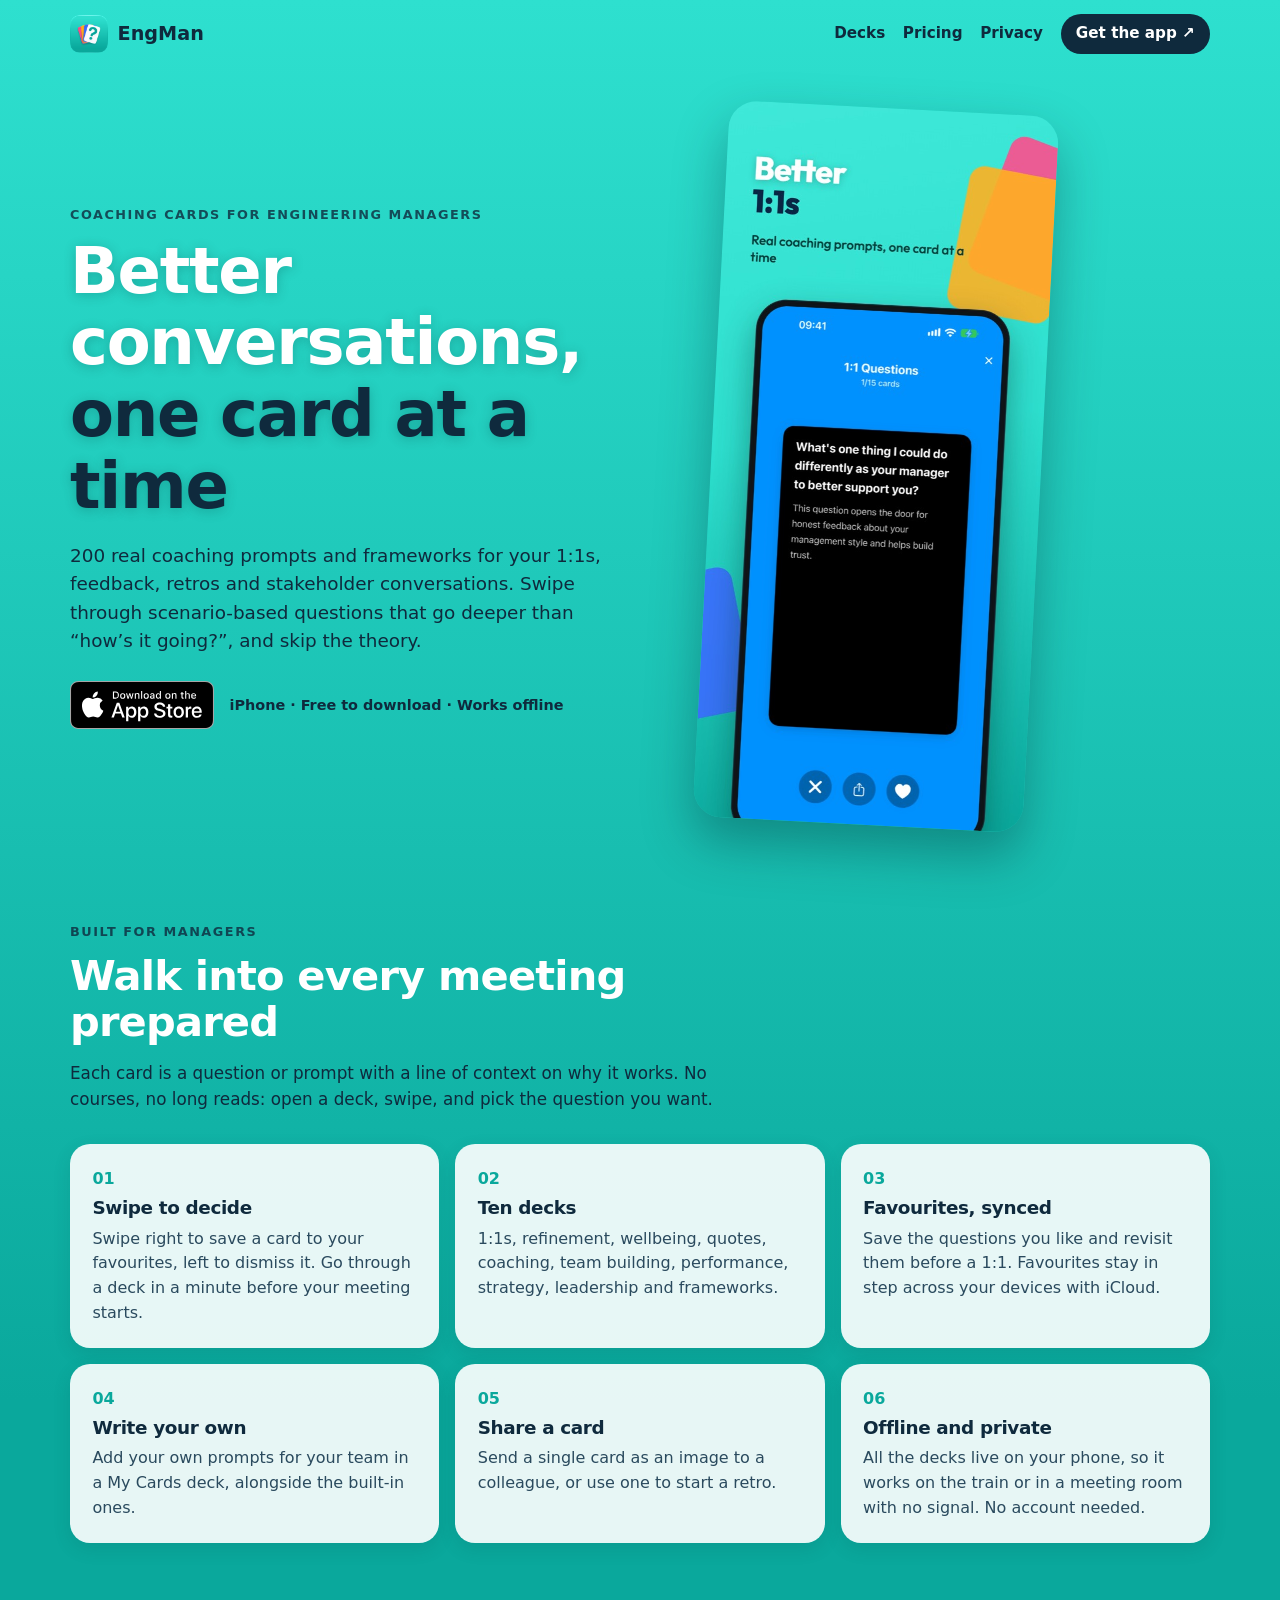
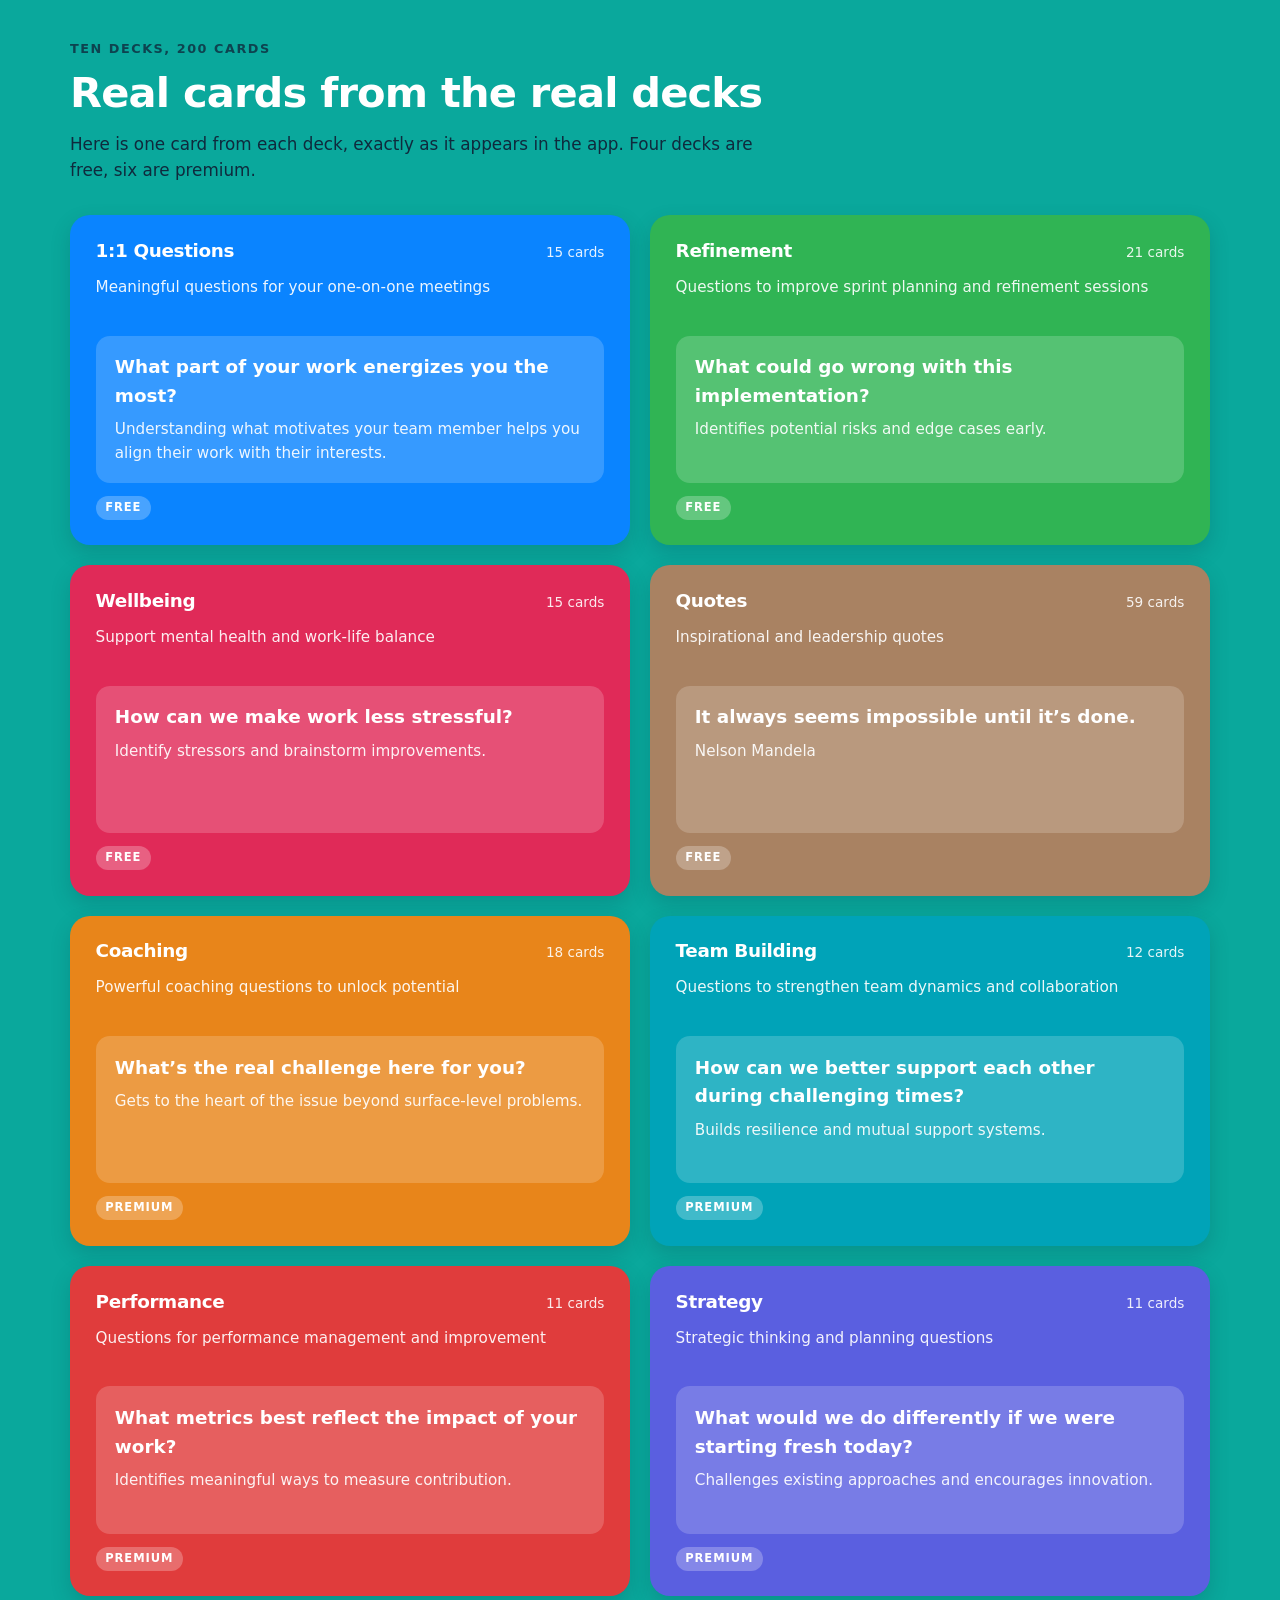
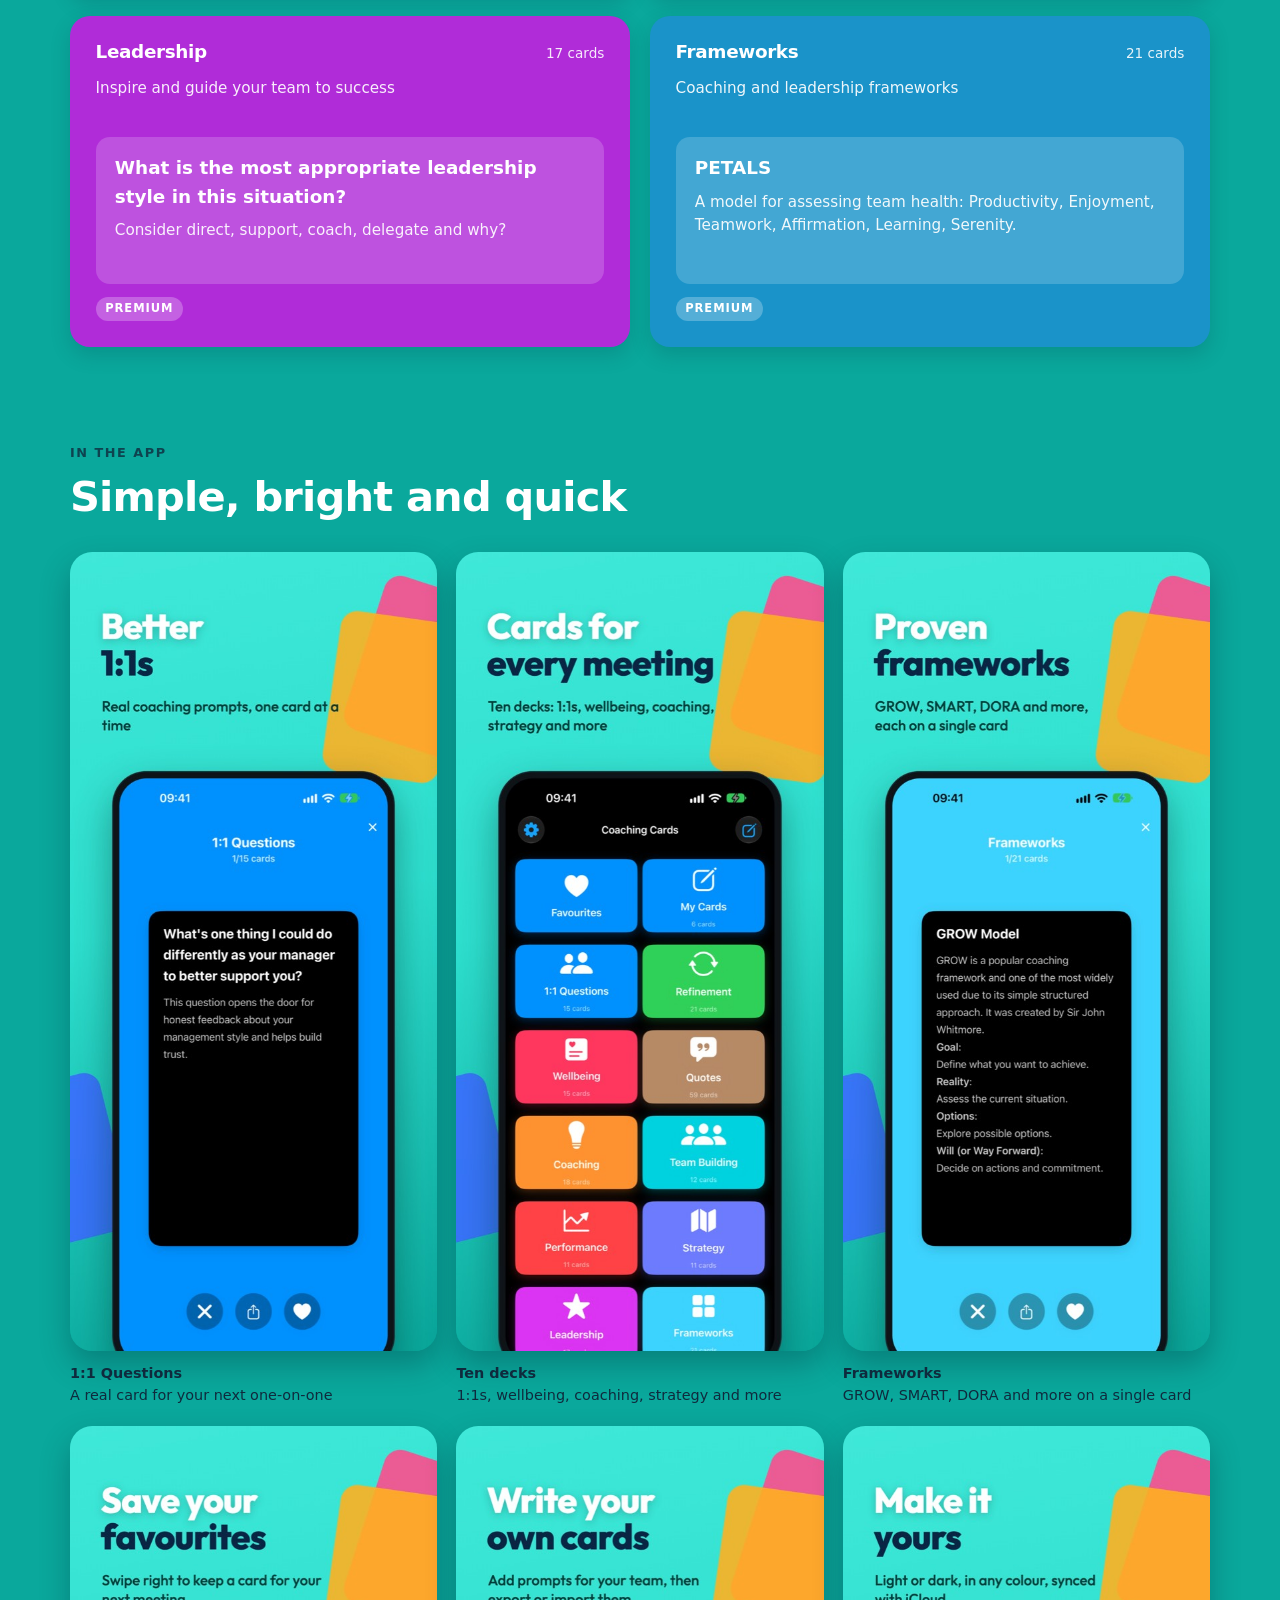
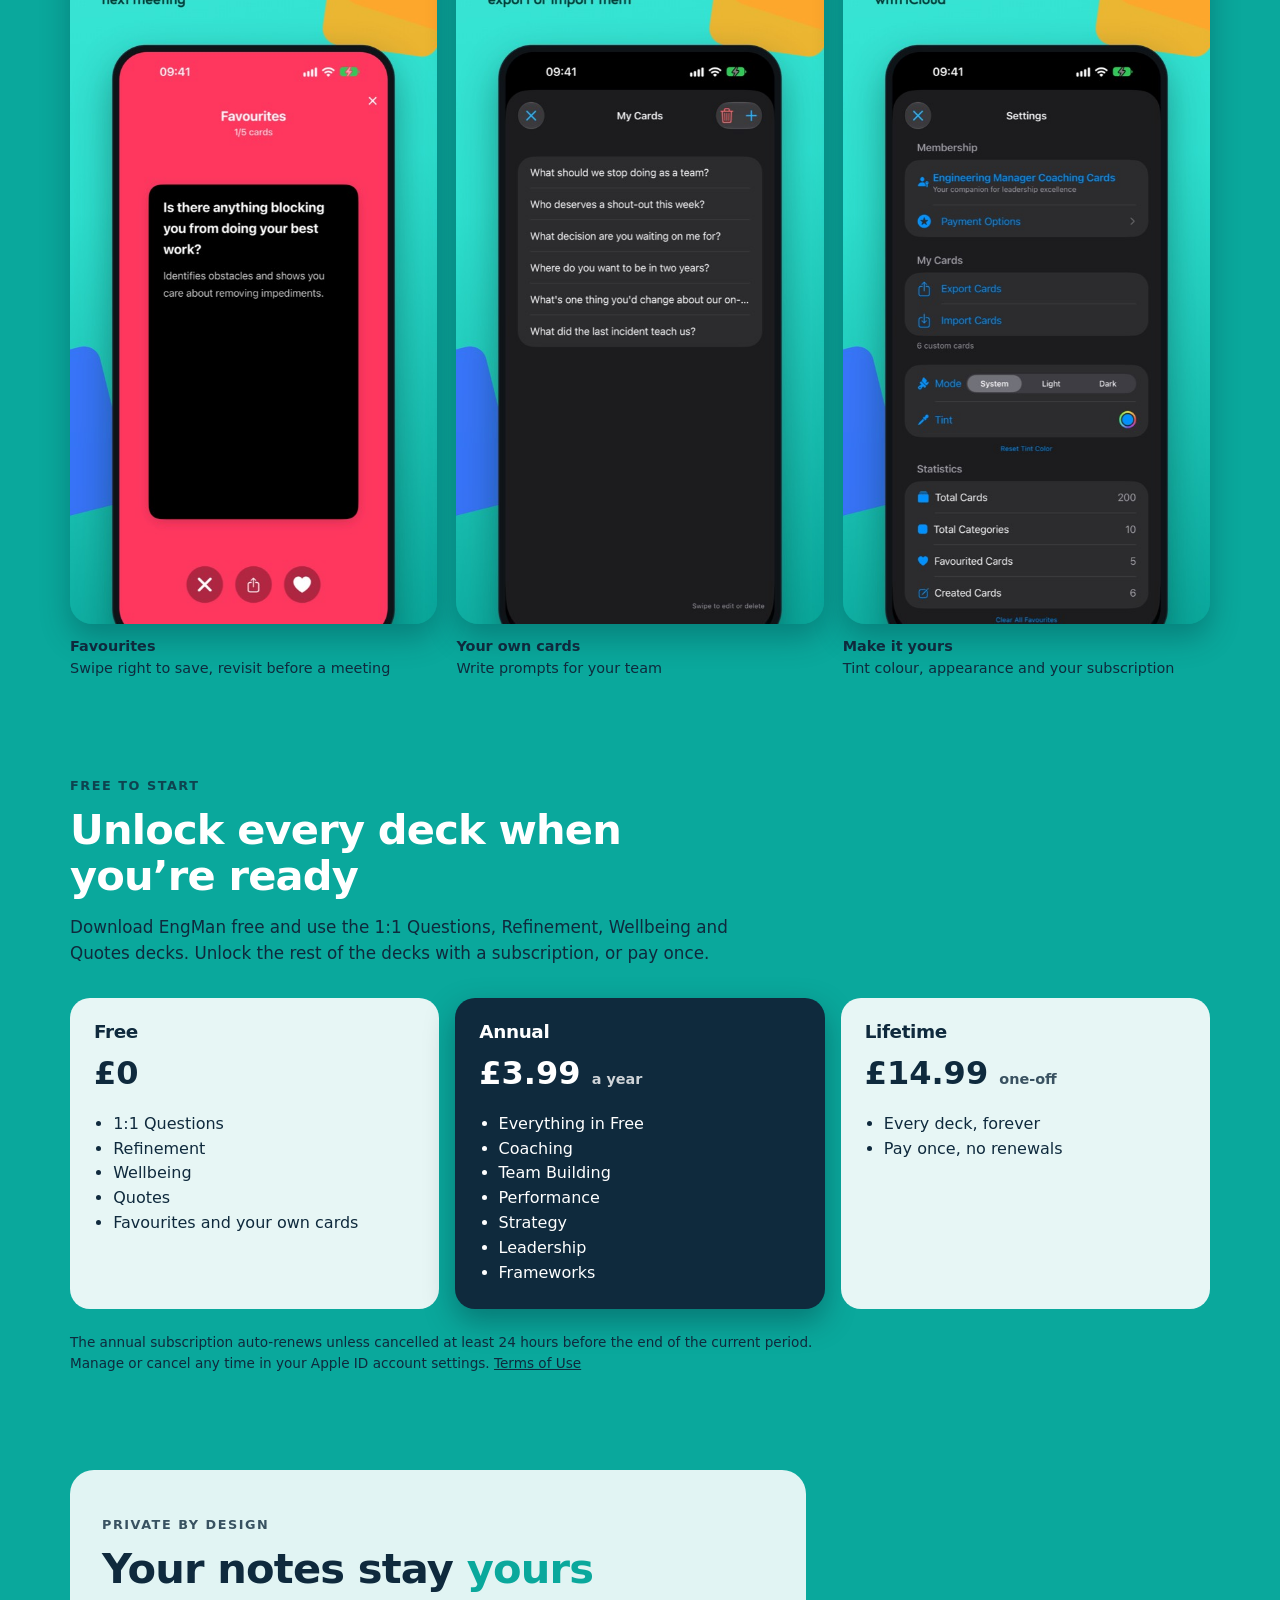
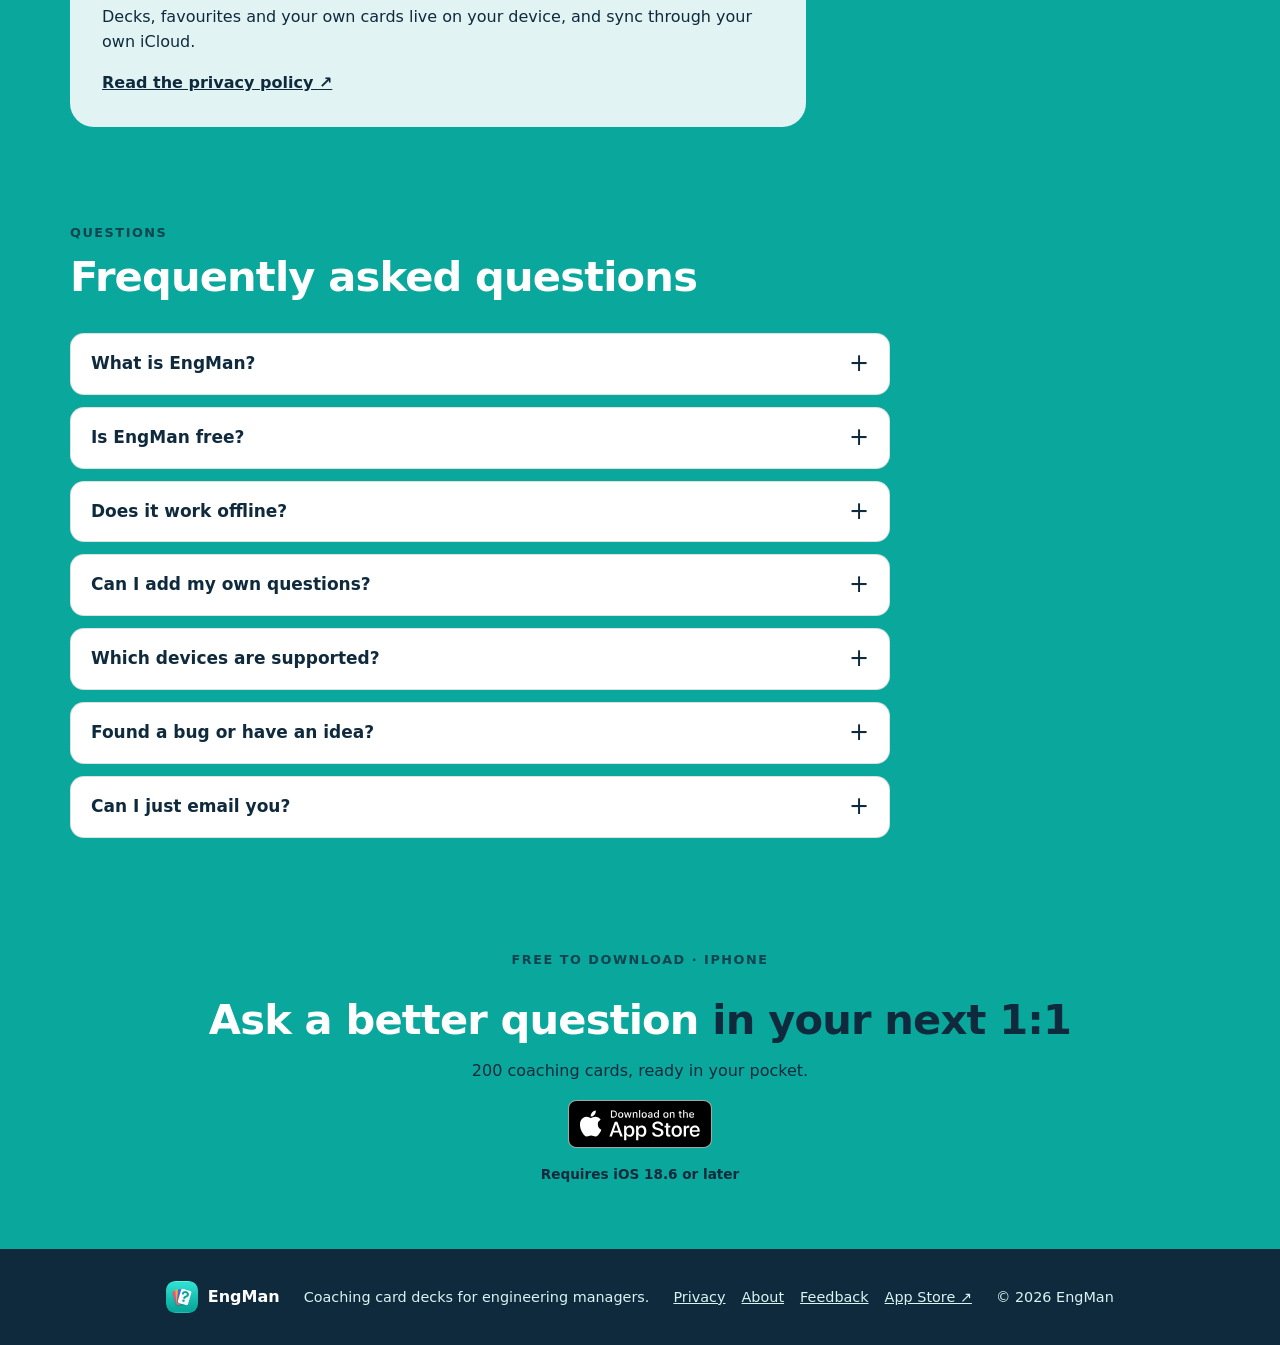
<file: index.html>
<!doctype html>
<html lang="en-GB">

  <head>
    <meta charset="utf-8">
    <meta name="viewport" content="width=device-width, initial-scale=1">
    <meta name="theme-color" content="#1FC9BA">
    <meta name="apple-itunes-app" content="app-id=6747295473">
    <meta name="description"
      content="200 coaching cards for engineering managers: prompts and frameworks for 1:1s, feedback, retros and stakeholders. Free to start, and works offline.">
    <meta name="author" content="thechelsuk">
    <meta name="robots" content="index, follow, max-image-preview:large, max-snippet:-1">
    <link rel="canonical" href="https://engman.thechels.uk/">
    <meta property="og:type" content="website">
    <meta property="og:site_name" content="EngMan">
    <meta property="og:locale" content="en_GB">
    <meta property="og:url" content="https://engman.thechels.uk/">
    <meta property="og:title" content="EngMan: Coaching card decks for engineering managers">
    <meta property="og:description"
      content="200 coaching cards for engineering managers: prompts and frameworks for 1:1s, feedback, retros and stakeholders. Free decks to start, premium decks for Strategy, Leadership, Performance and Team Building. Works offline.">
    <meta property="og:image" content="https://engman.thechels.uk/images/og-image.png">
    <meta property="og:image:width" content="1200">
    <meta property="og:image:height" content="630">
    <meta property="og:image:alt"
      content="EngMan: coaching card decks shown with the app icon on a turquoise background">
    <meta name="twitter:card" content="summary_large_image">
    <meta name="twitter:title" content="EngMan: Coaching card decks for engineering managers">
    <meta name="twitter:description"
      content="200 coaching cards for engineering managers: prompts and frameworks for 1:1s, feedback and retros. Works offline.">
    <meta name="twitter:image" content="https://engman.thechels.uk/images/og-image.png">
    <meta name="twitter:image:alt"
      content="EngMan: coaching card decks shown with the app icon on a turquoise background">
    <title>EngMan: Coaching card decks for engineering managers</title>
    <link rel="icon" href="/favicon.ico" sizes="16x16 32x32 48x48">
    <link rel="icon" href="images/engman-icon.png" type="image/png">
    <link rel="apple-touch-icon" href="images/engman-icon.png">
    <link rel="stylesheet" href="styles.css">
    <script src="https://analytics.ahrefs.com/analytics.js" data-key="i9FSFAekQuon/3aaoIMCZg" async></script>
    <script type="application/ld+json">
      {
        "@context": "https://schema.org",
        "@graph": [
          {
            "@type": "Person",
            "@id": "https://thechels.uk/#person",
            "name": "Mat Benfield",
            "alternateName": "thechelsuk",
            "url": "https://thechels.uk/",
            "sameAs": [
              "https://links.thechels.uk/",
              "https://github.com/thechelsuk",
              "https://apps.apple.com/gb/developer/mat-benfield/id1818791310"
            ]
          },
          {
            "@type": "WebSite",
            "@id": "https://engman.thechels.uk/#website",
            "url": "https://engman.thechels.uk/",
            "name": "EngMan",
            "inLanguage": "en-GB",
            "publisher": {
              "@id": "https://thechels.uk/#person"
            }
          },
          {
            "@type": "MobileApplication",
            "@id": "https://engman.thechels.uk/#app",
            "name": "EngMan",
            "alternateName": "EngMan: EM Coaching Cards",
            "operatingSystem": "iOS 18.6 or later",
            "applicationCategory": "BusinessApplication",
            "url": "https://engman.thechels.uk/",
            "image": "https://engman.thechels.uk/images/engman-icon.png",
            "screenshot": "https://engman.thechels.uk/images/shot-02-browse.jpg",
            "downloadUrl": "https://apps.apple.com/gb/app/engman-em-coaching-cards/id6747295473?pt=127889770&ct=marketing&mt=8",
            "description": "200 coaching cards for engineering managers: prompts and frameworks for 1:1s, feedback, retros and stakeholders. Free decks to start, premium decks for Strategy, Leadership, Performance and Team Building. Works offline.",
            "offers": {
              "@type": "Offer",
              "price": "0",
              "priceCurrency": "GBP",
              "description": "Free to download. Optional annual subscription (£3.99 per year) or lifetime access (£14.99 one-off) unlocks every deck."
            },
            "inLanguage": "en-GB",
            "featureList": [
              "200 coaching cards across ten decks",
              "Swipe right to save favourites, left to dismiss",
              "Favourites sync with iCloud",
              "Write your own cards in a My Cards deck",
              "Share a card as an image",
              "Works offline"
            ],
            "author": {
              "@id": "https://thechels.uk/#person"
            },
            "publisher": {
              "@id": "https://thechels.uk/#person"
            }
          },
          {
            "@type": "FAQPage",
            "@id": "https://engman.thechels.uk/#faq",
            "mainEntity": [
              {
                "@type": "Question",
                "name": "What is EngMan?",
                "acceptedAnswer": {
                  "@type": "Answer",
                  "text": "EngMan is a deck of 200 coaching cards for engineering managers: questions, prompts and frameworks for 1:1s, refinement, wellbeing, coaching, team building, performance, strategy and leadership."
                }
              },
              {
                "@type": "Question",
                "name": "Is EngMan free?",
                "acceptedAnswer": {
                  "@type": "Answer",
                  "text": "Yes. Download it free and use the 1:1 Questions, Refinement, Wellbeing and Quotes decks. The other six decks unlock with an annual subscription at £3.99 a year, or lifetime access for £14.99."
                }
              },
              {
                "@type": "Question",
                "name": "Does it work offline?",
                "acceptedAnswer": {
                  "@type": "Answer",
                  "text": "Yes. All the decks live on your phone, so it works with no signal. No account is needed."
                }
              },
              {
                "@type": "Question",
                "name": "Can I add my own questions?",
                "acceptedAnswer": {
                  "@type": "Answer",
                  "text": "Yes. Write your own prompts in the My Cards deck, alongside the built-in decks."
                }
              },
              {
                "@type": "Question",
                "name": "Which devices are supported?",
                "acceptedAnswer": {
                  "@type": "Answer",
                  "text": "iPhone running iOS 18.6 or later."
                }
              },
              {
                "@type": "Question",
                "name": "Found a bug or have an idea?",
                "acceptedAnswer": {
                  "@type": "Answer",
                  "text": "Tell me on GitHub: raise an issue at https://github.com/thechelsuk/uk.thechels.engman/issues/new/choose and choose the form for a bug, a feature request, a question or general feedback. You'll need a free GitHub account."
                }
              },
              {
                "@type": "Question",
                "name": "Can I just email you?",
                "acceptedAnswer": {
                  "@type": "Answer",
                  "text": "Yes. Email feedback@thechels.uk with EngMan in the subject."
                }
              }
            ]
          }
        ]
      }
    </script>
    <link rel="webmention" href="https://webmention.io/thechels.uk/webmention" />
  </head>

  <body>
    <header class="site-header">
      <a class="brand" href="#top" aria-label="EngMan home">
        <img src="images/engman-icon.png" alt="" width="38" height="38">
        <span>EngMan</span>
      </a>
      <nav class="header-links" aria-label="Main navigation">
        <a href="#decks">Decks</a>
        <a href="#pricing">Pricing</a>
        <a href="https://thechels.uk/app/privacy">Privacy</a>
        <a class="header-cta" href="https://apps.apple.com/gb/app/engman-em-coaching-cards/id6747295473?pt=127889770&ct=marketing&mt=8">Get the app
          <span aria-hidden="true">↗</span></a>
      </nav>
    </header>

    <main id="top">
      <section class="hero" aria-labelledby="hero-title">
        <div class="hero-copy">
          <p class="eyebrow">Coaching cards for engineering managers</p>
          <h1 id="hero-title">Better conversations, <em>one card at a time</em></h1>
          <p class="hero-description">
            200 real coaching prompts and frameworks for your 1:1s, feedback, retros and stakeholder conversations.
            Swipe through scenario-based questions that go deeper than &ldquo;how&rsquo;s it going?&rdquo;, and skip the
            theory.
          </p>
          <div class="hero-actions">
            <a class="app-store-button" href="https://apps.apple.com/gb/app/engman-em-coaching-cards/id6747295473?pt=127889770&ct=marketing&mt=8">
              <img src="images/app-store-badge.svg" alt="Download on the App Store" width="120" height="40">
            </a>
            <span class="hero-note">iPhone · Free to download · Works offline</span>
          </div>
        </div>
        <figure class="hero-art">
          <img src="images/shot-01-oneonones.jpg"
            alt="EngMan showing a 1:1 card: What's one thing I could do differently as your manager to better support you?"
            width="552" height="1200">
        </figure>
      </section>

      <section class="how section-wrap" id="how" aria-labelledby="how-title">
        <div class="section-intro">
          <p class="eyebrow">Built for managers</p>
          <h2 id="how-title">Walk into every meeting prepared</h2>
          <p>Each card is a question or prompt with a line of context on why it works. No courses, no long reads: open a
            deck, swipe, and pick the question you want.</p>
        </div>
        <div class="feature-grid">
          <article class="feature"><span class="num">01</span>
            <h3>Swipe to decide</h3>
            <p>Swipe right to save a card to your favourites, left to dismiss it. Go through a deck in a minute before
              your meeting starts.</p>
          </article>
          <article class="feature"><span class="num">02</span>
            <h3>Ten decks</h3>
            <p>1:1s, refinement, wellbeing, quotes, coaching, team building, performance, strategy, leadership and
              frameworks.</p>
          </article>
          <article class="feature"><span class="num">03</span>
            <h3>Favourites, synced</h3>
            <p>Save the questions you like and revisit them before a 1:1. Favourites stay in step across your devices
              with iCloud.</p>
          </article>
          <article class="feature"><span class="num">04</span>
            <h3>Write your own</h3>
            <p>Add your own prompts for your team in a My Cards deck, alongside the built-in ones.</p>
          </article>
          <article class="feature"><span class="num">05</span>
            <h3>Share a card</h3>
            <p>Send a single card as an image to a colleague, or use one to start a retro.</p>
          </article>
          <article class="feature"><span class="num">06</span>
            <h3>Offline and private</h3>
            <p>All the decks live on your phone, so it works on the train or in a meeting room with no signal. No
              account needed.</p>
          </article>
        </div>
      </section>

      <section class="decks section-wrap" id="decks" aria-labelledby="decks-title">
        <div class="section-intro">
          <p class="eyebrow">Ten decks, 200 cards</p>
          <h2 id="decks-title">Real cards from the real decks</h2>
          <p>Here is one card from each deck, exactly as it appears in the app. Four decks are free, six are premium.
          </p>
        </div>
        <div class="deck-grid">
          <article class="deck blue">
            <header>
              <h3>1:1 Questions</h3><span class="count">15 cards</span>
            </header>
            <p class="deck-desc">Meaningful questions for your one-on-one meetings</p>
            <blockquote>
              <p>What part of your work energizes you the most?</p>
              <footer>Understanding what motivates your team member helps you align their work with their interests.
              </footer>
            </blockquote><span class="tier free">Free</span>
          </article>
          <article class="deck green">
            <header>
              <h3>Refinement</h3><span class="count">21 cards</span>
            </header>
            <p class="deck-desc">Questions to improve sprint planning and refinement sessions</p>
            <blockquote>
              <p>What could go wrong with this implementation?</p>
              <footer>Identifies potential risks and edge cases early.</footer>
            </blockquote><span class="tier free">Free</span>
          </article>
          <article class="deck pink">
            <header>
              <h3>Wellbeing</h3><span class="count">15 cards</span>
            </header>
            <p class="deck-desc">Support mental health and work-life balance</p>
            <blockquote>
              <p>How can we make work less stressful?</p>
              <footer>Identify stressors and brainstorm improvements.</footer>
            </blockquote><span class="tier free">Free</span>
          </article>
          <article class="deck brown">
            <header>
              <h3>Quotes</h3><span class="count">59 cards</span>
            </header>
            <p class="deck-desc">Inspirational and leadership quotes</p>
            <blockquote>
              <p>It always seems impossible until it&rsquo;s done.</p>
              <footer>Nelson Mandela</footer>
            </blockquote><span class="tier free">Free</span>
          </article>
          <article class="deck orange">
            <header>
              <h3>Coaching</h3><span class="count">18 cards</span>
            </header>
            <p class="deck-desc">Powerful coaching questions to unlock potential</p>
            <blockquote>
              <p>What&rsquo;s the real challenge here for you?</p>
              <footer>Gets to the heart of the issue beyond surface-level problems.</footer>
            </blockquote><span class="tier pro">Premium</span>
          </article>
          <article class="deck teal">
            <header>
              <h3>Team Building</h3><span class="count">12 cards</span>
            </header>
            <p class="deck-desc">Questions to strengthen team dynamics and collaboration</p>
            <blockquote>
              <p>How can we better support each other during challenging times?</p>
              <footer>Builds resilience and mutual support systems.</footer>
            </blockquote><span class="tier pro">Premium</span>
          </article>
          <article class="deck red">
            <header>
              <h3>Performance</h3><span class="count">11 cards</span>
            </header>
            <p class="deck-desc">Questions for performance management and improvement</p>
            <blockquote>
              <p>What metrics best reflect the impact of your work?</p>
              <footer>Identifies meaningful ways to measure contribution.</footer>
            </blockquote><span class="tier pro">Premium</span>
          </article>
          <article class="deck indigo">
            <header>
              <h3>Strategy</h3><span class="count">11 cards</span>
            </header>
            <p class="deck-desc">Strategic thinking and planning questions</p>
            <blockquote>
              <p>What would we do differently if we were starting fresh today?</p>
              <footer>Challenges existing approaches and encourages innovation.</footer>
            </blockquote><span class="tier pro">Premium</span>
          </article>
          <article class="deck purple">
            <header>
              <h3>Leadership</h3><span class="count">17 cards</span>
            </header>
            <p class="deck-desc">Inspire and guide your team to success</p>
            <blockquote>
              <p>What is the most appropriate leadership style in this situation?</p>
              <footer>Consider direct, support, coach, delegate and why?</footer>
            </blockquote><span class="tier pro">Premium</span>
          </article>
          <article class="deck cyan">
            <header>
              <h3>Frameworks</h3><span class="count">21 cards</span>
            </header>
            <p class="deck-desc">Coaching and leadership frameworks</p>
            <blockquote>
              <p>PETALS</p>
              <footer>A model for assessing team health: Productivity, Enjoyment, Teamwork, Affirmation, Learning,
                Serenity.</footer>
            </blockquote><span class="tier pro">Premium</span>
          </article>
        </div>
      </section>

      <section class="screens section-wrap" aria-labelledby="screens-title">
        <div class="section-intro">
          <p class="eyebrow">In the app</p>
          <h2 id="screens-title">Simple, bright and quick</h2>
        </div>
        <div class="shot-row">
          <figure class="shot"><img src="images/shot-01-oneonones.jpg"
              alt="EngMan screenshot: 1:1 Questions. A real card for your next one-on-one" width="552" height="1200"
              loading="lazy">
            <figcaption><strong>1:1 Questions</strong> A real card for your next one-on-one</figcaption>
          </figure>
          <figure class="shot"><img src="images/shot-02-browse.jpg"
              alt="EngMan screenshot: Ten decks. 1:1s, wellbeing, coaching, strategy and more" width="552" height="1200"
              loading="lazy">
            <figcaption><strong>Ten decks</strong> 1:1s, wellbeing, coaching, strategy and more</figcaption>
          </figure>
          <figure class="shot"><img src="images/shot-03-frameworks.jpg"
              alt="EngMan screenshot: Frameworks. GROW, SMART, DORA and more on a single card" width="552" height="1200"
              loading="lazy">
            <figcaption><strong>Frameworks</strong> GROW, SMART, DORA and more on a single card</figcaption>
          </figure>
          <figure class="shot"><img src="images/shot-04-favourites.jpg"
              alt="EngMan screenshot: Favourites. Swipe right to save, revisit before a meeting" width="552"
              height="1200" loading="lazy">
            <figcaption><strong>Favourites</strong> Swipe right to save, revisit before a meeting</figcaption>
          </figure>
          <figure class="shot"><img src="images/shot-05-create.jpg"
              alt="EngMan screenshot: Your own cards. Write prompts for your team" width="552" height="1200"
              loading="lazy">
            <figcaption><strong>Your own cards</strong> Write prompts for your team</figcaption>
          </figure>
          <figure class="shot"><img src="images/shot-06-settings.jpg"
              alt="EngMan screenshot: Make it yours. Tint colour, appearance and your subscription" width="552"
              height="1200" loading="lazy">
            <figcaption><strong>Make it yours</strong> Tint colour, appearance and your subscription</figcaption>
          </figure>
        </div>
      </section>

      <section class="pricing section-wrap" id="pricing" aria-labelledby="pricing-title">
        <div class="section-intro">
          <p class="eyebrow">Free to start</p>
          <h2 id="pricing-title">Unlock every deck when you&rsquo;re ready</h2>
          <p>Download EngMan free and use the 1:1 Questions, Refinement, Wellbeing and Quotes decks. Unlock the rest of
            the decks with a subscription, or pay once.</p>
        </div>
        <div class="price-grid">
          <article class="price-card">
            <h3>Free</h3>
            <p class="price">£0</p>
            <ul>
              <li>1:1 Questions</li>
              <li>Refinement</li>
              <li>Wellbeing</li>
              <li>Quotes</li>
              <li>Favourites and your own cards</li>
            </ul>
          </article>
          <article class="price-card featured">
            <h3>Annual</h3>
            <p class="price">£3.99 <small>a year</small></p>
            <ul>
              <li>Everything in Free</li>
              <li>Coaching</li>
              <li>Team Building</li>
              <li>Performance</li>
              <li>Strategy</li>
              <li>Leadership</li>
              <li>Frameworks</li>
            </ul>
          </article>
          <article class="price-card">
            <h3>Lifetime</h3>
            <p class="price">£14.99 <small>one-off</small></p>
            <ul>
              <li>Every deck, forever</li>
              <li>Pay once, no renewals</li>
            </ul>
          </article>
        </div>
        <p class="legal">The annual subscription auto-renews unless cancelled at least 24 hours before the end of the
          current period. Manage or cancel any time in your Apple ID account settings. <a
            href="https://www.apple.com/legal/internet-services/itunes/dev/stdeula/">Terms of Use</a></p>
      </section>

      <section class="privacy-section" aria-labelledby="privacy-title">
        <div class="privacy-inner">
          <p class="eyebrow">Private by design</p>
          <h2 id="privacy-title">Your notes stay <em>yours</em></h2>
          <p>Decks, favourites and your own cards live on your device, and sync through your own iCloud.</p>
          <a class="text-link" href="https://thechels.uk/app/privacy">Read the privacy policy <span
              aria-hidden="true">↗</span></a>
        </div>
      </section>

      <section class="faq section-wrap" id="faq" aria-labelledby="faq-title">
        <div class="section-intro">
          <p class="eyebrow">Questions</p>
          <h2 id="faq-title">Frequently asked questions</h2>
        </div>
        <div class="faq-list">
          <details class="faq-item">
            <summary>What is EngMan?</summary>
            <p>EngMan is a deck of 200 coaching cards for engineering managers: questions, prompts and frameworks for
              1:1s, refinement, wellbeing, coaching, team building, performance, strategy and leadership.</p>
          </details>
          <details class="faq-item">
            <summary>Is EngMan free?</summary>
            <p>Yes. Download it free and use the 1:1 Questions, Refinement, Wellbeing and Quotes decks. The other six
              decks unlock with an annual subscription at £3.99 a year, or lifetime access for £14.99.</p>
          </details>
          <details class="faq-item">
            <summary>Does it work offline?</summary>
            <p>Yes. All the decks live on your phone, so it works with no signal. No account is needed.</p>
          </details>
          <details class="faq-item">
            <summary>Can I add my own questions?</summary>
            <p>Yes. Write your own prompts in the My Cards deck, alongside the built-in decks.</p>
          </details>
          <details class="faq-item">
            <summary>Which devices are supported?</summary>
            <p>iPhone running iOS 18.6 or later.</p>
          </details>
          <details class="faq-item">
            <summary>Found a bug or have an idea?</summary>
            <p>Tell me on GitHub: <a href="https://github.com/thechelsuk/uk.thechels.engman/issues/new/choose">raise an issue</a> and choose the form for a bug, a feature request, a question or general feedback. You'll need a free GitHub account.</p>
          </details>
          <details class="faq-item">
            <summary>Can I just email you?</summary>
            <p>Yes. Email <a href="mailto:feedback@thechels.uk?subject=EngMan">feedback@thechels.uk</a> with EngMan in the subject.</p>
          </details>
        </div>
      </section>

      <section class="closing-cta" aria-labelledby="closing-title">
        <p class="eyebrow">Free to download · iPhone</p>
        <h2 id="closing-title">Ask a better question <em>in your next 1:1</em></h2>
        <p>200 coaching cards, ready in your pocket.</p>
        <a class="app-store-button" href="https://apps.apple.com/gb/app/engman-em-coaching-cards/id6747295473?pt=127889770&ct=marketing&mt=8">
          <img src="images/app-store-badge.svg" alt="Download on the App Store" width="120" height="40">
        </a>
        <span class="closing-footnote">Requires iOS 18.6 or later</span>
      </section>
    </main>

    <footer class="site-footer">
      <a class="brand footer-brand" href="#top">
        <img src="images/engman-icon.png" alt="" width="32" height="32">
        <span>EngMan</span>
      </a>
      <span class="footer-caption">Coaching card decks for engineering managers.</span>
      <div class="footer-links">
        <a href="https://thechels.uk/app/privacy">Privacy</a>
        <a href="https://thechels.uk/projects/engman">About</a>
        <a href="https://github.com/thechelsuk/uk.thechels.engman/issues/new/choose">Feedback</a>
        <a href="https://apps.apple.com/gb/app/engman-em-coaching-cards/id6747295473?pt=127889770&ct=marketing&mt=8">App Store ↗</a>
      </div>
      <span class="copyright">© 2026 EngMan</span>
    </footer>
  </body>

</html>
</file>
<file: styles.css>
:root{
  --t1:#2EE0CF;--t2:#0AA89C;--ink:#0F2A3D;--ink2:#2a4a5e;--card:#fff;--white:#fff;--orange:#FFA52E;--pink:#EE5C9A;
  --font:-apple-system,BlinkMacSystemFont,"SF Pro Rounded","Avenir Next","Segoe UI",system-ui,sans-serif;
}
*{box-sizing:border-box}
html{scroll-behavior:smooth;background:var(--t2)}
body{margin:0;min-height:100vh;font-family:var(--font);color:var(--ink);line-height:1.55;background:linear-gradient(180deg,var(--t1),var(--t2) 1400px) var(--t2);overflow-x:hidden}
img{max-width:100%;height:auto;display:block}
a{color:inherit}
h1,h2,h3{line-height:1.12;margin:0;letter-spacing:-.02em}
h1{font-size:clamp(2.2rem,6vw,4rem);font-weight:800;color:var(--white);text-shadow:0 2px 12px rgba(0,60,60,.25)}
h1 em,h2 em{font-style:normal;color:var(--ink)}
h2{font-size:clamp(1.7rem,4vw,2.6rem);font-weight:800;color:var(--white)}
h3{font-size:1.15rem;font-weight:700}
p{margin:0}
.eyebrow{font-size:.8rem;font-weight:700;letter-spacing:.12em;text-transform:uppercase;color:var(--ink);opacity:.8;margin-bottom:.7rem}
.site-header{display:flex;align-items:center;justify-content:space-between;gap:1rem;padding:.9rem 1.25rem;max-width:1180px;margin:0 auto}
.brand{display:flex;align-items:center;gap:.6rem;text-decoration:none;font-weight:800;font-size:1.2rem;color:var(--ink)}
.brand img{border-radius:9px}
.header-links{display:flex;align-items:center;gap:1.1rem;font-weight:600;font-size:.95rem}
.header-links a{text-decoration:none}
.header-links a:hover{text-decoration:underline}
.header-cta{background:var(--ink);color:var(--white);padding:.5rem .95rem;border-radius:999px}
.header-cta:hover{text-decoration:none!important;opacity:.9}
main{max-width:1180px;margin:0 auto;padding:0 1.25rem}
.hero{display:grid;grid-template-columns:1.1fr .9fr;gap:2rem;align-items:center;padding:2.5rem 0 3rem}
.hero-description{font-size:1.15rem;margin:1.2rem 0 1.6rem;max-width:34rem;color:var(--ink)}
.hero-actions{display:flex;flex-wrap:wrap;align-items:center;gap:1rem}
.hero-note{font-size:.9rem;font-weight:600}
.app-store-button img{height:48px;width:auto}
.hero-art{margin:0;justify-self:center}
.hero-art img{width:min(100%,330px);border-radius:28px;box-shadow:0 24px 50px rgba(0,40,50,.35);transform:rotate(3deg)}
.section-wrap{padding:3rem 0}
.section-intro{max-width:44rem;margin-bottom:2rem}
.section-intro p:last-child{margin-top:.9rem;font-size:1.05rem}
.feature-grid{display:grid;grid-template-columns:1fr;gap:1rem}
@media (min-width:600px){.feature-grid{grid-template-columns:repeat(2,1fr)}}
@media (min-width:960px){.feature-grid{grid-template-columns:repeat(3,1fr)}}
.feature{background:rgba(255,255,255,.9);border-radius:20px;padding:1.4rem;box-shadow:0 6px 18px rgba(0,60,60,.12)}
.feature .num{display:inline-block;font-weight:800;color:var(--t2);margin-bottom:.4rem}
.feature p{margin-top:.5rem;color:var(--ink2)}
.deck-grid{display:grid;grid-template-columns:1fr;grid-auto-rows:1fr;gap:1.25rem}
@media (min-width:720px){.deck-grid{grid-template-columns:repeat(2,1fr)}}
.deck{--c:#0A84FF;position:relative;background:var(--c);color:#fff;border-radius:20px;padding:1.6rem;display:flex;flex-direction:column;gap:.8rem;box-shadow:0 8px 20px rgba(0,50,60,.18)}
.deck.blue{--c:#0A84FF}.deck.green{--c:#30B454}.deck.pink{--c:#E02A58}.deck.brown{--c:#A98262}.deck.orange{--c:#E8851A}.deck.teal{--c:#00A3B8}.deck.red{--c:#E03C3C}.deck.indigo{--c:#5A5FE0}.deck.purple{--c:#B02CD8}.deck.cyan{--c:#1A93C9}
.deck header{display:flex;justify-content:space-between;align-items:baseline;gap:.5rem}
.deck .count{font-size:.85rem;opacity:.9}
.deck-desc{font-size:.95rem;opacity:.92}
@media (min-width:720px){.deck-desc{min-height:3.1em}}
.deck blockquote{flex:1;margin:0;background:rgba(255,255,255,.18);border-radius:14px;padding:1.1rem 1.2rem}
.deck blockquote p{font-weight:700;font-size:1.15rem}
.deck blockquote footer{margin-top:.5rem;font-size:.95rem;opacity:.92}
.tier{align-self:flex-start;font-size:.72rem;font-weight:800;letter-spacing:.08em;text-transform:uppercase;background:rgba(255,255,255,.25);padding:.2rem .6rem;border-radius:999px}
.shot-row{display:grid;grid-template-columns:repeat(2,1fr);gap:1.2rem}
@media (min-width:900px){.shot-row{grid-template-columns:repeat(3,1fr)}}
.shot{margin:0}
.shot img{border-radius:22px;box-shadow:0 14px 30px rgba(0,40,50,.3);width:100%}
.shot figcaption{margin-top:.7rem;font-size:.9rem}
.shot figcaption strong{display:block}
.price-grid{display:grid;grid-template-columns:repeat(auto-fit,minmax(240px,1fr));gap:1rem}
.price-card{background:rgba(255,255,255,.9);border-radius:20px;padding:1.5rem}
.price-card.featured{background:var(--ink);color:#fff;box-shadow:0 12px 30px rgba(0,30,40,.35)}
.price{font-size:2rem;font-weight:800;margin:.4rem 0 .8rem}
.price small{font-size:.9rem;font-weight:600;opacity:.8}
.price-card ul{margin:0;padding-left:1.2rem}
.legal{margin-top:1.4rem;font-size:.85rem;max-width:50rem}
.privacy-section{padding:3rem 0}
.privacy-inner{background:rgba(255,255,255,.88);border-radius:24px;padding:2rem;max-width:46rem}
.privacy-inner h2{color:var(--ink)}
.privacy-inner h2 em{color:var(--t2)}
.privacy-inner p{margin-top:.8rem}
.text-link{display:inline-block;margin-top:1rem;font-weight:700}
.closing-cta{text-align:center;padding:4rem 0;display:flex;flex-direction:column;align-items:center;gap:1rem}
.closing-footnote{font-size:.85rem;font-weight:600}
.site-footer{display:flex;flex-wrap:wrap;align-items:center;justify-content:center;gap:.8rem 1.5rem;padding:2rem 1.25rem;background:var(--ink);color:#d8f3f0;font-size:.9rem}
.site-footer .brand{color:#fff;font-size:1rem}
.footer-links{display:flex;gap:1rem}
@media (max-width:760px){
  .hero{grid-template-columns:1fr;padding-top:1rem}
  .header-links a:not(.header-cta){display:none}
  .hero-art img{transform:none}
}

/* FAQ */
.faq {
  --faq-line: rgba(15,42,61,.14);
  --faq-muted: var(--ink2);
  --faq-accent: var(--ink);
  --faq-card: var(--card);
}

.faq-list {
  display: grid;
  gap: 12px;
  max-width: 820px;
}

.faq-item {
  border: 1px solid var(--faq-line);
  border-radius: 14px;
  background: var(--faq-card);
}

.faq-item summary {
  position: relative;
  padding: 18px 52px 18px 20px;
  font-size: 17px;
  font-weight: 700;
  line-height: 1.4;
  cursor: pointer;
  list-style: none;
}

.faq-item summary::-webkit-details-marker {
  display: none;
}

.faq-item summary::after {
  content: "+";
  position: absolute;
  top: 50%;
  right: 20px;
  transform: translateY(-50%);
  color: var(--faq-accent);
  font-size: 24px;
  font-weight: 400;
}

.faq-item[open] summary::after {
  content: "\2212";
}

.faq-item summary:focus-visible {
  outline: 2px solid var(--faq-accent);
  outline-offset: 2px;
  border-radius: 14px;
}

.faq-item p {
  margin: 0;
  padding: 0 20px 18px;
  color: var(--faq-muted);
  line-height: 1.6;
}
</file>
